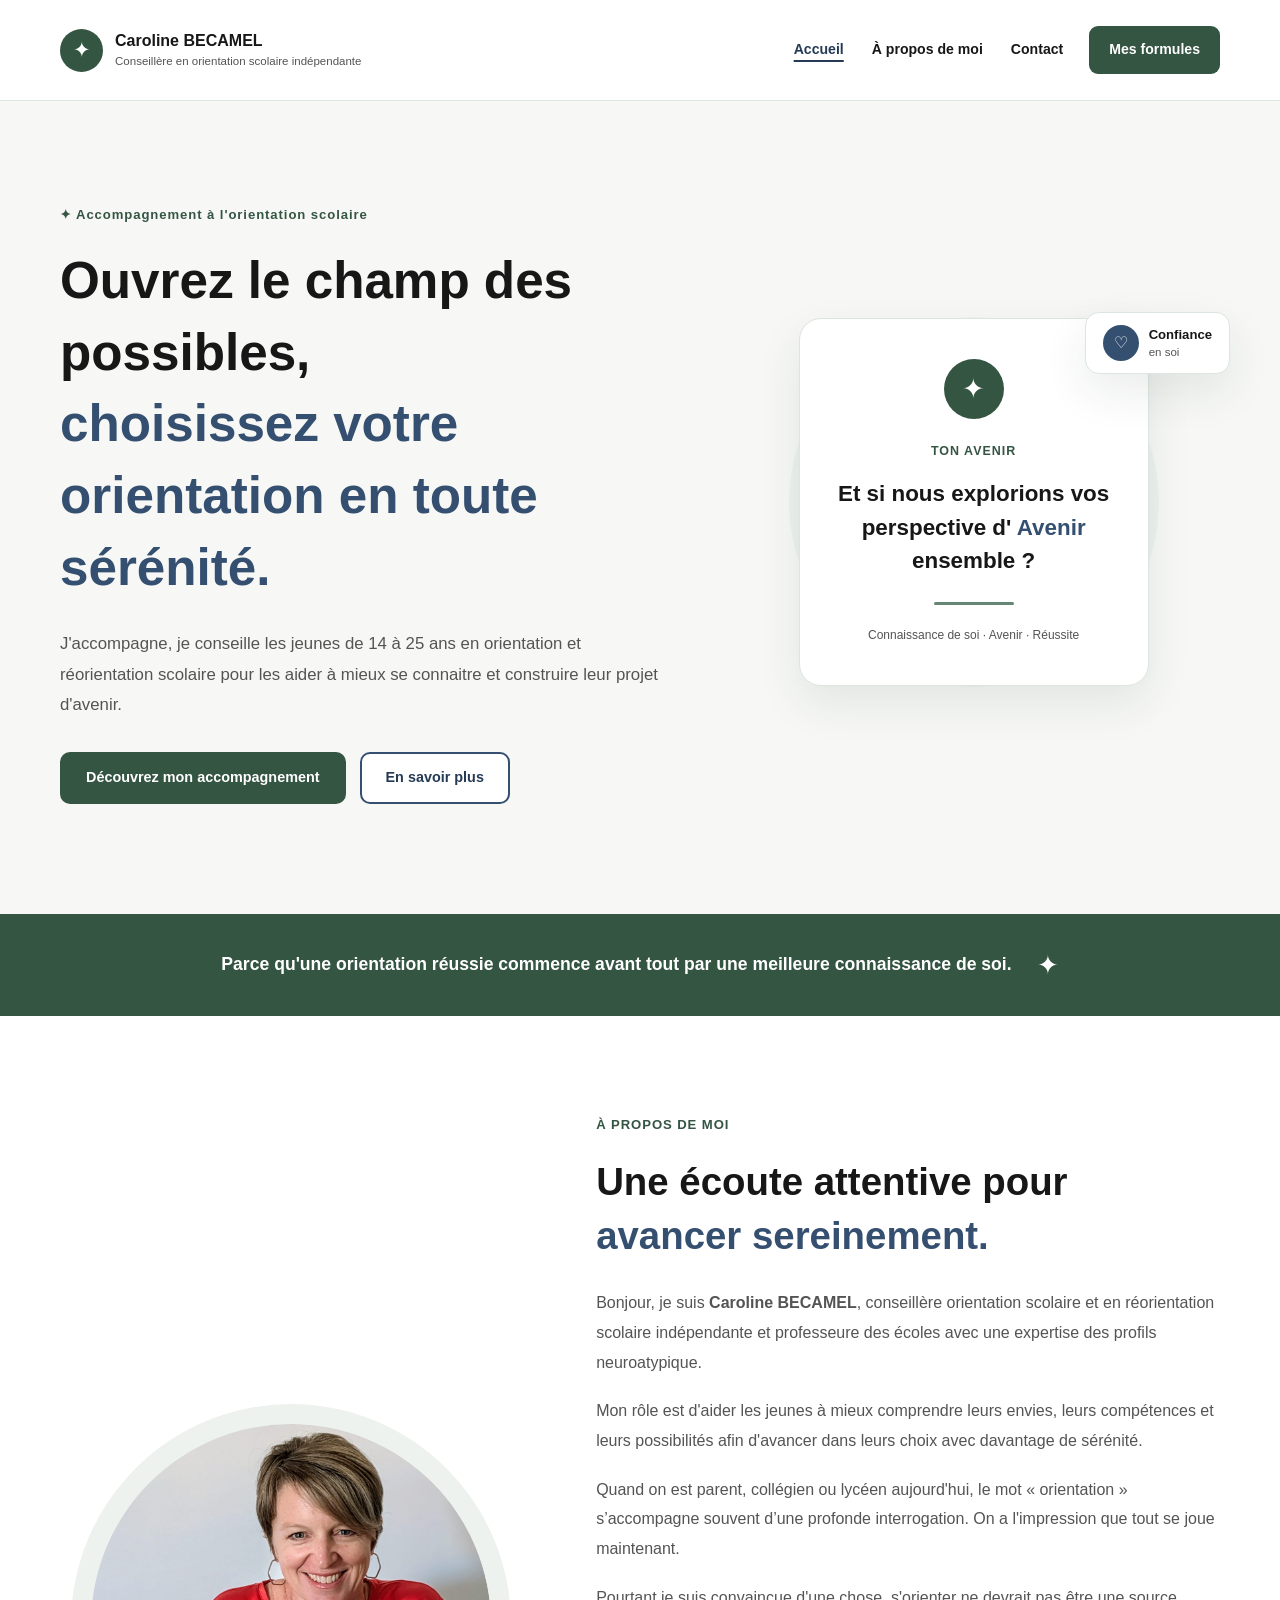
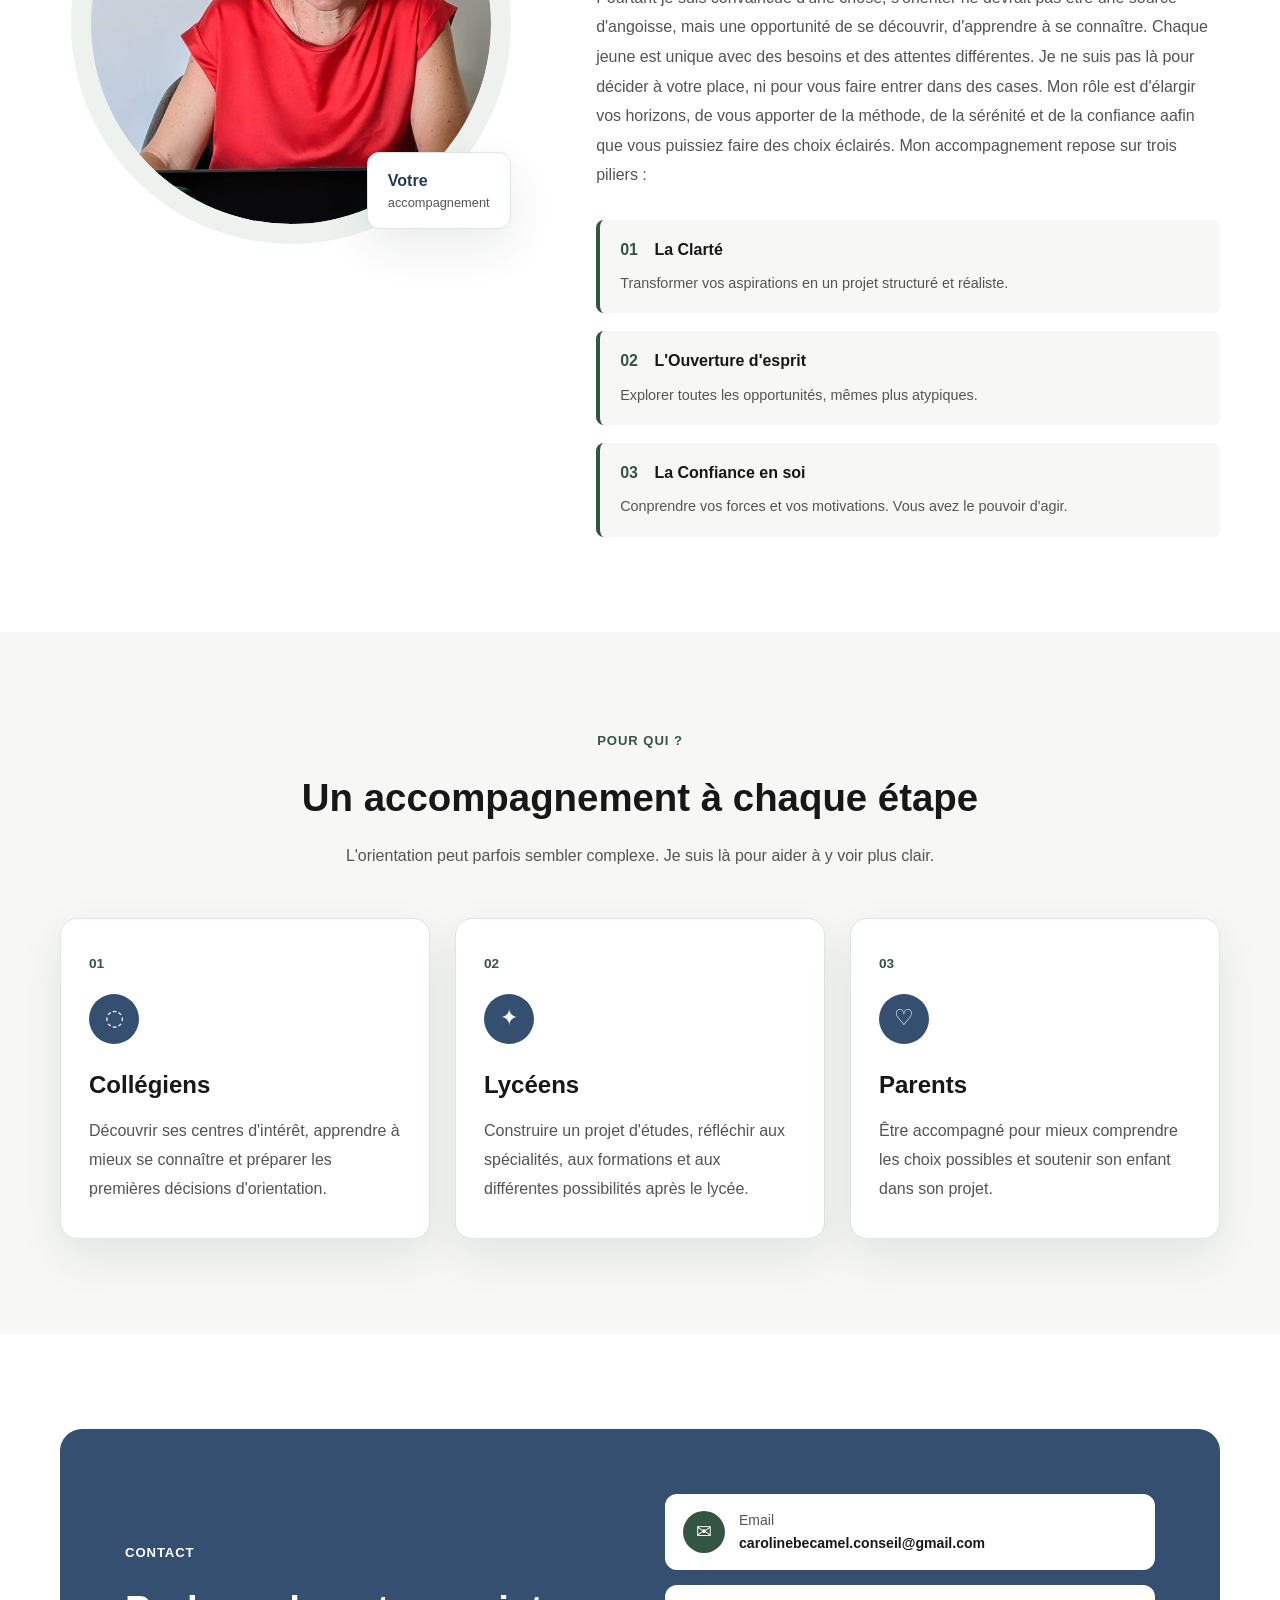
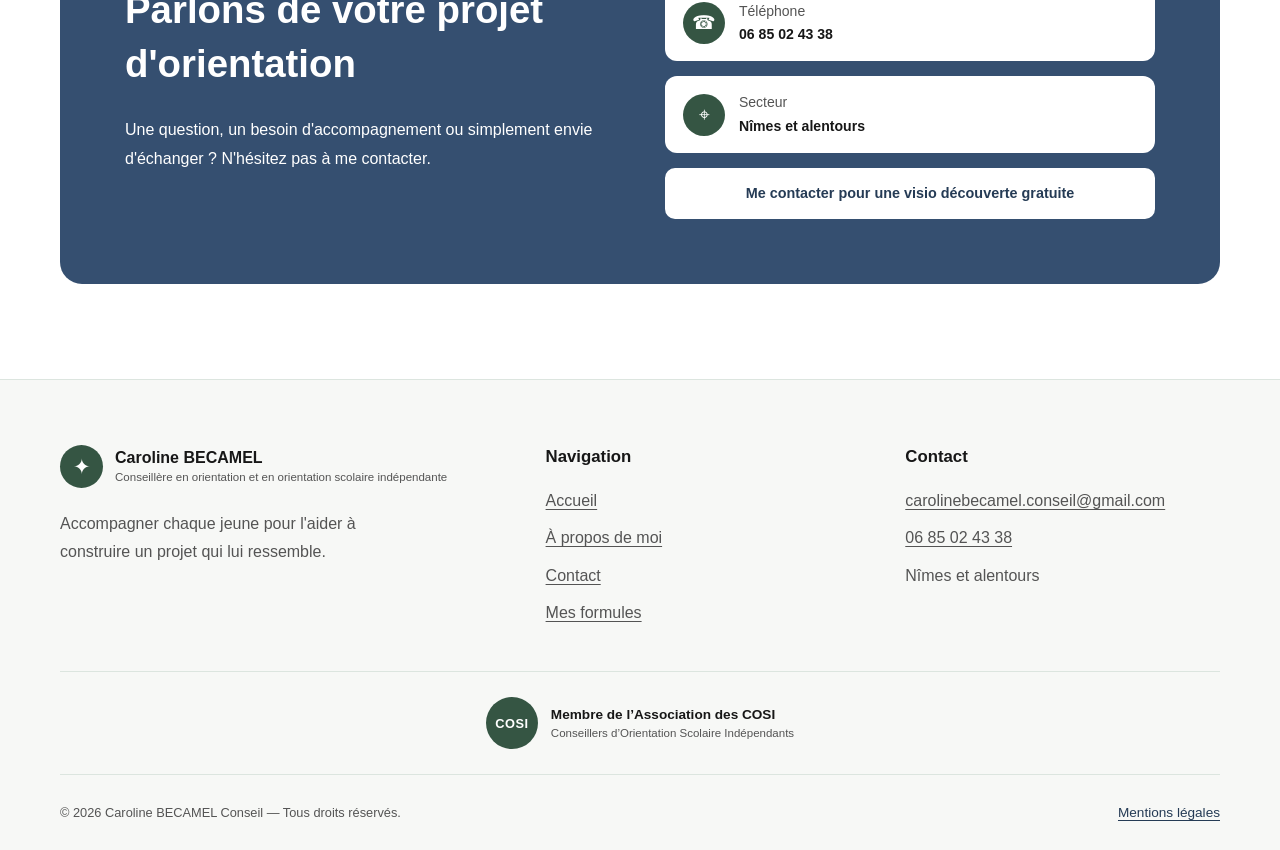
<file: index.html>
<!DOCTYPE html>
<html lang="fr">
<head>
    <meta charset="UTF-8">
    <meta name="viewport" content="width=device-width, initial-scale=1.0">

    <meta name="description" content="Accompagnement personnalisé à l'orientation scolaire pour collégiens et lycéens.">
    <meta name="author" content="Caroline BECAMEL">

    <title>Caroline BECAMEL | Conseillère en orientation scolaire</title>

    <link rel="stylesheet" href="style.css">
</head>

<body>

    <a class="skip-link" href="#contenu-principal">
        Aller au contenu principal
    </a>

    <!-- HEADER -->

    <header class="header">

        <div class="container navigation">

            <a href="index.html" class="logo">
                <span class="logo-symbol" aria-hidden="true">✦</span>

                <span>
                    <strong>Caroline BECAMEL</strong>
                    <small>Conseillère en orientation scolaire indépendante</small>
                </span>
            </a>

            <nav class="nav-menu" aria-label="Navigation principale">

                <a href="#accueil" aria-current="page">
                    Accueil
                </a>

                <a href="#apropos">
                    À propos de moi
                </a>

                <a href="#contact">
                    Contact
                </a>

                <a href="formules.html" class="nav-button">
                    Mes formules
                </a>

            </nav>

        </div>

    </header>


    <!-- CONTENU PRINCIPAL -->

    <main id="contenu-principal" tabindex="-1">

        <!-- ACCUEIL -->

        <section id="accueil" class="hero">

            <div class="container hero-grid">

                <div class="hero-text">

                    <span class="eyebrow">
                        ✦ Accompagnement à l'orientation scolaire
                    </span>

                    <h1>
                        Ouvrez le champ des possibles,
                        <span>choisissez votre orientation en toute sérénité.</span>
                    </h1>

                    <p class="hero-description">
                        J'accompagne, je conseille les jeunes de 14 à 25 ans en orientation
                        et réorientation scolaire pour les aider à mieux se connaitre et
                        construire leur projet d'avenir.
                    </p>

                    <div class="hero-buttons">

                        <a href="formules.html" class="button button-primary">
                            Découvrez mon accompagnement
                        </a>

                        <a href="#apropos" class="button button-secondary">
                            En savoir plus
                        </a>

                    </div>

                </div>


                <!-- ILLUSTRATION -->

                <div class="hero-visual">

                    <div class="visual-circle circle-one" aria-hidden="true"></div>
                    <div class="visual-circle circle-two" aria-hidden="true"></div>

                    <div class="orientation-card">

                        <div class="card-icon" aria-hidden="true">
                            ✦
                        </div>

                        <p class="card-small">
                            TON AVENIR
                        </p>

                        <h3>
                            Et si nous explorions vos perspective d'
                            <em>Avenir</em> ensemble ?
                        </h3>

                        <div class="card-line" aria-hidden="true"></div>

                        <p class="card-bottom">
                            Connaissance de soi · Avenir · Réussite
                        </p>

                    </div>

                    <div class="floating-card floating-card-top">

                        <span aria-hidden="true">♡</span>

                        <div>
                            <strong>Confiance</strong>
                            <small>en soi</small>
                        </div>

                    </div>

                </div>

            </div>

        </section>


        <!-- BANDEAU -->

        <section class="intro-band">

            <div class="container intro-band-content">

                <p>
                    Parce qu'une orientation réussie commence avant tout
                    par une meilleure connaissance de soi.
                </p>

                <span aria-hidden="true">✦</span>

            </div>

        </section>


        <!-- À PROPOS -->

        <section id="apropos" class="section about-section">

            <div class="container about-grid">

                <div class="about-image">

                    <div class="about-decoration" aria-hidden="true"></div>

                    <div class="about-placeholder">

                        <img
                            src="Image/BCC.jpg"
                            alt="Portrait de Caroline BECAMEL, conseillère en orientation scolaire indépendante"
                        >

                    </div>

                    <div class="about-badge">
                        <strong>Votre</strong>
                        <span>accompagnement</span>
                    </div>

                </div>


                <div class="about-content">

                    <span class="section-label">
                        À PROPOS DE MOI
                    </span>

                    <h2>
                        Une écoute attentive
                        pour <em>avancer sereinement.</em>
                    </h2>

                    <p>
                        Bonjour, je suis <strong>Caroline BECAMEL</strong>, conseillère
                        orientation scolaire et en réorientation scolaire indépendante et professeure
                        des écoles avec une expertise des profils neuroatypique.
                    </p>

                    <p>
                        Mon rôle est d'aider les jeunes à mieux comprendre leurs
                        envies, leurs compétences et leurs possibilités afin
                        d'avancer dans leurs choix avec davantage de sérénité.
                    </p>

                    <p>
                        Quand on est parent, collégien ou lycéen aujourd'hui,
                        le mot « orientation » s’accompagne souvent d’une profonde interrogation.
                        On a l'impression que tout se joue maintenant.
                    </p>

                    <p>
                        Pourtant je suis convaincue d'une chose, s'orienter ne devrait pas être
                        une source d'angoisse, mais une opportunité de se découvrir, d'apprendre à se connaître.
                        Chaque jeune est unique avec des besoins et des attentes différentes.
                        Je ne suis pas là pour décider à votre place, ni pour vous faire entrer dans des cases.
                        Mon rôle est d'élargir vos horizons, de vous apporter de la méthode, de la sérénité et de la confiance
                        aafin que vous puissiez faire des choix éclairés.

                        Mon accompagnement repose sur trois piliers :
                    </p>

                    <div class="about-values">

                        <div>

                            <span>01</span>

                            <strong>La Clarté</strong>

                            <p>
                                Transformer vos aspirations en un projet structuré et réaliste.
                            </p>

                        </div>

                        <div>

                            <span>02</span>

                            <strong>L'Ouverture d'esprit</strong>

                            <p>
                                Explorer toutes les opportunités, mêmes plus atypiques.
                            </p>

                        </div>

                        <div>

                            <span>03</span>

                            <strong>La Confiance en soi</strong>

                            <p>
                                Conprendre vos forces et vos motivations. Vous avez le pouvoir d'agir.
                            </p>

                        </div>

                    </div>

                </div>

            </div>

        </section>


        <!-- POUR QUI ? -->

        <section class="section audience-section">

            <div class="container">

                <div class="section-heading centered">

                    <span class="section-label">
                        POUR QUI ?
                    </span>

                    <h2>
                        Un accompagnement à chaque étape
                    </h2>

                    <p>
                        L'orientation peut parfois sembler complexe.
                        Je suis là pour aider à y voir plus clair.
                    </p>

                </div>


                <div class="audience-grid">

                    <article class="audience-card">

                        <div class="audience-number">01</div>

                        <span class="audience-icon" aria-hidden="true">◌</span>

                        <h3>Collégiens</h3>

                        <p>
                            Découvrir ses centres d'intérêt, apprendre à mieux
                            se connaître et préparer les premières décisions
                            d'orientation.
                        </p>

                    </article>


                    <article class="audience-card">

                        <div class="audience-number">02</div>

                        <span class="audience-icon" aria-hidden="true">✦</span>

                        <h3>Lycéens</h3>

                        <p>
                            Construire un projet d'études, réfléchir aux
                            spécialités, aux formations et aux différentes
                            possibilités après le lycée.
                        </p>

                    </article>


                    <article class="audience-card">

                        <div class="audience-number">03</div>

                        <span class="audience-icon" aria-hidden="true">♡</span>

                        <h3>Parents</h3>

                        <p>
                            Être accompagné pour mieux comprendre les choix
                            possibles et soutenir son enfant dans son projet.
                        </p>

                    </article>

                </div>

            </div>

        </section>


        <!-- CONTACT -->

        <section id="contact" class="section contact-section">

            <div class="container">

                <div class="contact-box">

                    <div class="contact-text">

                        <span class="section-label">
                            CONTACT
                        </span>

                        <h2>
                            Parlons de votre projet
                            <em>d'orientation</em>
                        </h2>

                        <p>
                            Une question, un besoin d'accompagnement ou
                            simplement envie d'échanger ?
                            N'hésitez pas à me contacter.
                        </p>

                    </div>


                    <div class="contact-details">

                        <a
                            href="mailto:carolinebecamel.conseil@gmail.com"
                            class="contact-item"
                        >

                            <span class="contact-icon" aria-hidden="true">✉</span>

                            <div>
                                <small>Email</small>
                                <strong>carolinebecamel.conseil@gmail.com</strong>
                            </div>

                        </a>


                        <a
                            href="tel:+33685024338"
                            class="contact-item"
                        >

                            <span class="contact-icon" aria-hidden="true">☎</span>

                            <div>
                                <small>Téléphone</small>
                                <strong>06 85 02 43 38</strong>
                            </div>

                        </a>


                        <div class="contact-item">

                            <span class="contact-icon" aria-hidden="true">⌖</span>

                            <div>
                                <small>Secteur</small>
                                <strong>Nîmes et alentours</strong>
                            </div>

                        </div>


                        <a
                            href="https://calendar.google.com/calendar/appointments/schedules/AcZssZ30In2QGvFFecJZGm1IWlLlluDCuy_6nK4p3gNEUIT5UaCzyDM_tT93EmMpV7qVhU190xleQUhc"
                            target="_blank"
                            rel="noopener noreferrer"
                            class="button button-light"
                        >
                            Me contacter pour une visio découverte gratuite
                        </a>

                    </div>

                </div>

            </div>

        </section>

    </main>


    <!-- FOOTER -->

    <footer class="footer">

        <div class="container footer-grid">

            <div class="footer-brand">

                <a href="index.html" class="logo footer-logo">

                    <span class="logo-symbol" aria-hidden="true">✦</span>

                    <span>
                        <strong>Caroline BECAMEL</strong>
                        <small>Conseillère en orientation et en orientation scolaire indépendante</small>
                    </span>

                </a>

                <p>
                    Accompagner chaque jeune pour l'aider à construire
                    un projet qui lui ressemble.
                </p>

            </div>


            <div class="footer-column">

                <h4>Navigation</h4>

                <a href="#accueil">Accueil</a>
                <a href="#apropos">À propos de moi</a>
                <a href="#contact">Contact</a>
                <a href="formules.html">Mes formules</a>

            </div>


            <div class="footer-column">

                <h4>Contact</h4>

                <a href="mailto:carolinebecamel.conseil@gmail.com">
                    carolinebecamel.conseil@gmail.com
                </a>

                <a href="tel:+33685024338">
                    06 85 02 43 38
                </a>

                <span>
                    Nîmes et alentours
                </span>

            </div>

        </div>


        <!-- ASSOCIATION COSI -->

        <div class="container footer-cosi">

            <a
                class="footer-cosi-link"
                href="https://www.assocosi-orientation.com/"
                target="_blank"
                rel="noopener noreferrer"
            >

                <span class="footer-cosi-mark" aria-hidden="true">
                    COSI
                </span>

                <span class="footer-cosi-text">

                    <strong>
                        Membre de l’Association des COSI
                    </strong>

                    <small>
                        Conseillers d’Orientation Scolaire Indépendants
                    </small>

                </span>

            </a>

        </div>


        <div class="footer-bottom container">

            <span>
                © 2026 Caroline BECAMEL Conseil — Tous droits réservés.
            </span>

            <div>
                <a href="mentions.html">
                    Mentions légales
                </a>
            </div>

        </div>

    </footer>

</body>
</html>
</file>
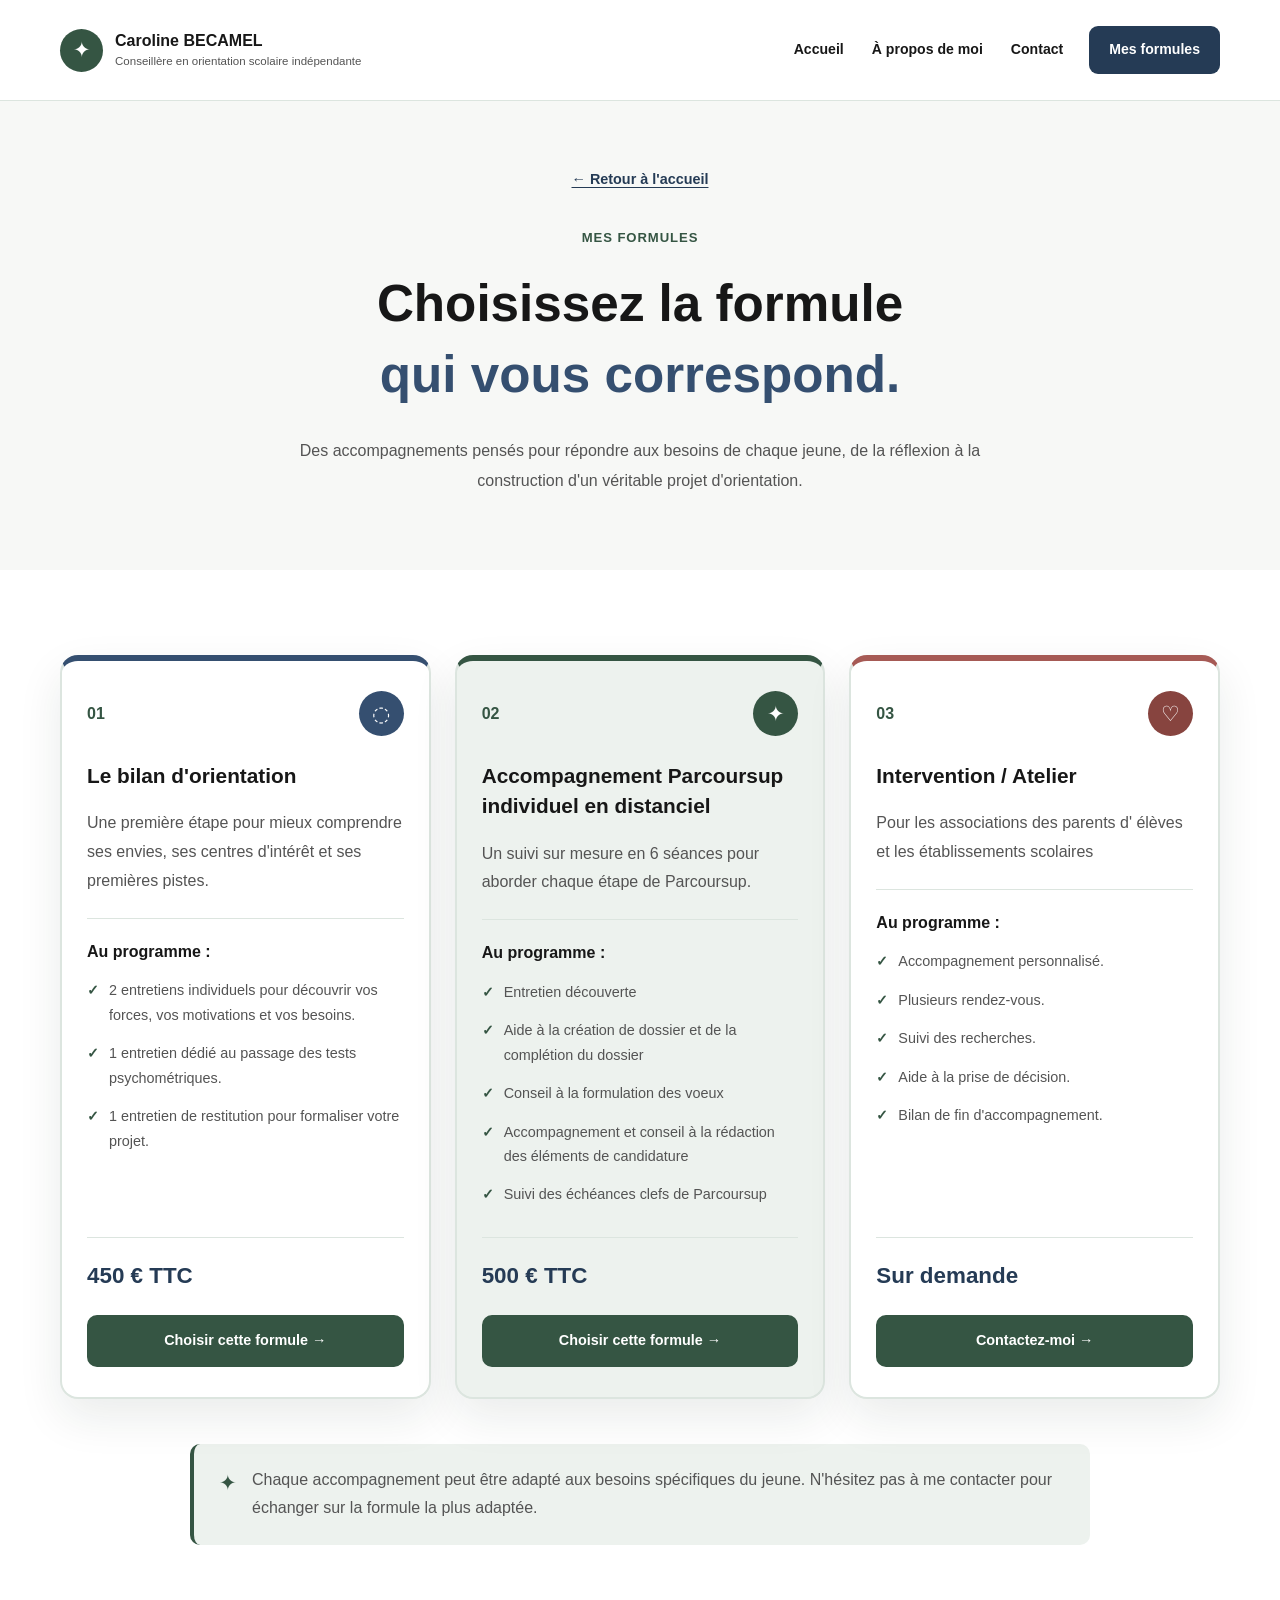
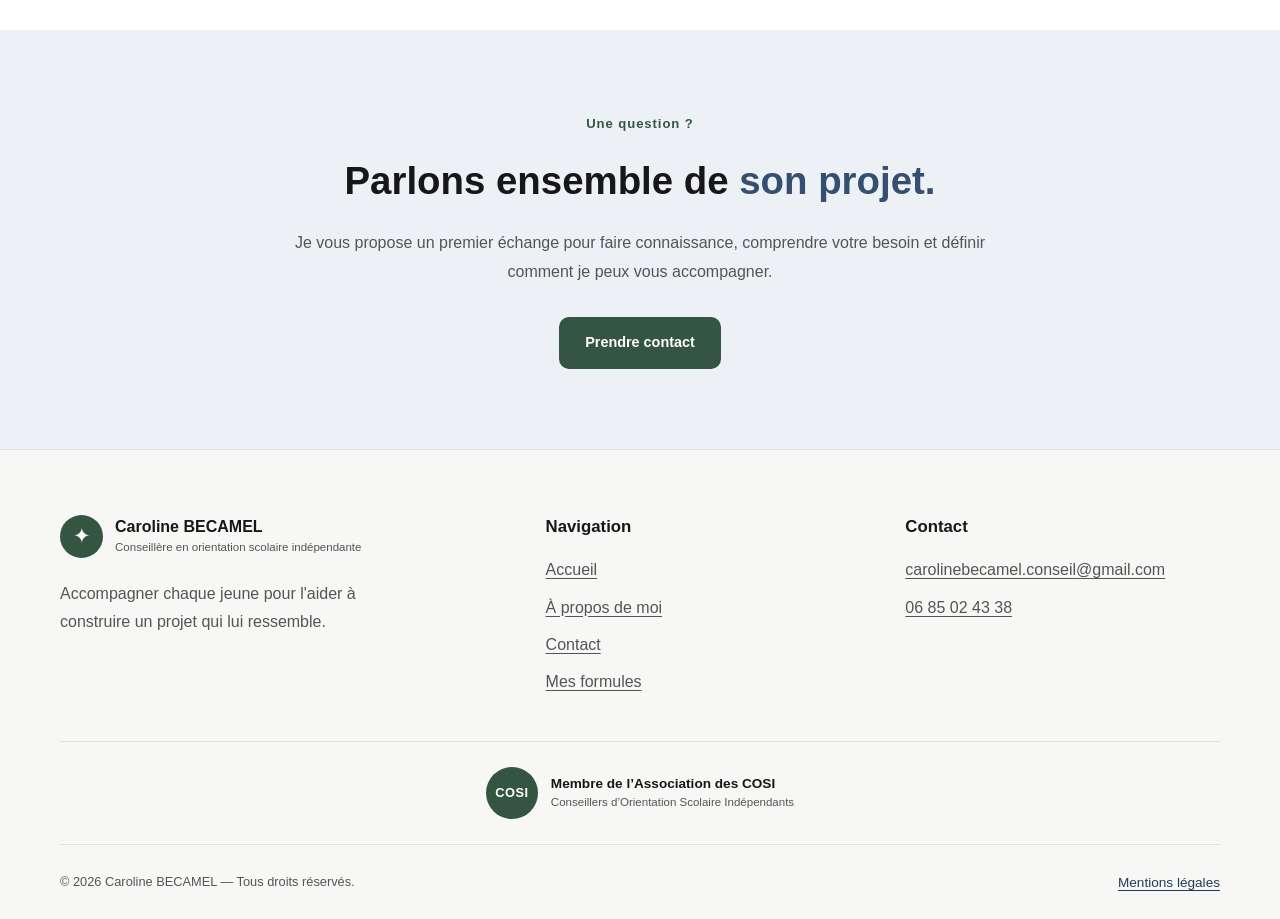
<file: formules.html>
<!DOCTYPE html>
<html lang="fr">

<head>
    <meta charset="UTF-8">
    <meta name="viewport" content="width=device-width, initial-scale=1.0">

    <meta name="description" content="Découvrez les formules d'accompagnement en orientation scolaire proposées par Caroline BECAMEL.">

    <title>Mes formules | Caroline BECAMEL</title>

    <link rel="stylesheet" href="style.css">
</head>

<body>

    <!-- LIEN D'ACCESSIBILITÉ -->

    <a class="skip-link" href="#contenu-principal">
        Aller au contenu principal
    </a>


    <!-- HEADER -->

    <header class="header">

        <div class="container navigation">

            <a href="index.html" class="logo">

                <span class="logo-symbol" aria-hidden="true">✦</span>

                <span>
                    <strong>Caroline BECAMEL</strong>
                    <small>Conseillère en orientation scolaire indépendante</small>
                </span>

            </a>


            <nav class="nav-menu" aria-label="Navigation principale">

                <a href="index.html">
                    Accueil
                </a>

                <a href="index.html#apropos">
                    À propos de moi
                </a>

                <a href="index.html#contact">
                    Contact
                </a>

                <a
                    href="formules.html"
                    class="nav-button active"
                    aria-current="page"
                >
                    Mes formules
                </a>

            </nav>

        </div>

    </header>


    <!-- CONTENU PRINCIPAL -->

    <main id="contenu-principal" tabindex="-1">

        <!-- EN-TÊTE -->

        <section class="formules-hero">

            <div class="container">

                <a href="index.html" class="back-link">
                    ← Retour à l'accueil
                </a>

                <span class="section-label">
                    MES FORMULES
                </span>

                <h1>
                    Choisissez la formule
                    <span>qui vous correspond.</span>
                </h1>

                <p>
                    Des accompagnements pensés pour répondre aux besoins
                    de chaque jeune, de la réflexion à la construction
                    d'un véritable projet d'orientation.
                </p>

            </div>

        </section>


        <!-- FORMULES -->

        <section class="formules-section" aria-label="Les formules d'accompagnement">

            <div class="container">

                <div class="formules-grid">


                    <!-- =====================================
                         FORMULE 0 : ATELIER COLLECTIF
                         MASQUÉ AU LANCEMENT
                         ===================================== -->

                    <article
                        class="formula-card formula-yellow atelier-cache"
                        hidden
                    >

                        <div class="formula-top">

                            <span class="formula-number" aria-hidden="true">
                                01
                            </span>

                            <span class="formula-icon" aria-hidden="true">
                                ✦
                            </span>

                        </div>

                        <h2>
                            Atelier collectif : Mieux se connaître pour bien s'orienter
                        </h2>

                        <p class="formula-intro">
                            Un temps d'échange interactif en petit groupe pour faire émerger
                            vos forces et enrichir votre réflexion grâce au collectif.
                        </p>

                        <div class="formula-divider" aria-hidden="true"></div>

                        <h3>Au programme :</h3>

                        <ul class="formula-list">

                            <li>
                                <span aria-hidden="true">✓</span>
                                Format : en ligne (visio).
                            </li>

                            <li>
                                <span aria-hidden="true">✓</span>
                                Durée : 1h30.
                            </li>

                            <li>
                                <span aria-hidden="true">✓</span>
                                Groupe restreint : 2 à 5 participants maximum,
                                pour garantir un cadre bienveillant et de vrais échanges.
                            </li>

                        </ul>

                        <div class="formula-price">
                            <strong>15 € TTC</strong>
                        </div>

                        <a href="index.html#contact" class="formula-button">
                            Choisir cet atelier →
                        </a>

                    </article>


                    <!-- =====================================
                         FORMULE 1
                         ===================================== -->

                    <article class="formula-card formula-blue">

                        <div class="formula-top">

                            <span class="formula-number" aria-hidden="true">
                                01
                            </span>

                            <span class="formula-icon" aria-hidden="true">
                                ◌
                            </span>

                        </div>

                        <h2>Le bilan d'orientation</h2>

                        <p class="formula-intro">
                            Une première étape pour mieux comprendre
                            ses envies, ses centres d'intérêt et ses
                            premières pistes.
                        </p>

                        <div class="formula-divider" aria-hidden="true"></div>

                        <h3>Au programme :</h3>

                        <ul class="formula-list">

                            <li>
                                <span aria-hidden="true">✓</span>
                                2 entretiens individuels pour découvrir
                                vos forces, vos motivations et vos besoins.
                            </li>

                            <li>
                                <span aria-hidden="true">✓</span>
                                1 entretien dédié au passage des tests
                                psychométriques.
                            </li>

                            <li>
                                <span aria-hidden="true">✓</span>
                                1 entretien de restitution pour formaliser
                                votre projet.
                            </li>

                        </ul>

                        <div class="formula-price">
                            <strong>450 € TTC</strong>
                        </div>

                        <a href="index.html#contact" class="formula-button">
                            Choisir cette formule →
                        </a>

                    </article>


                    <!-- =====================================
                         FORMULE 2
                         ===================================== -->

                    <article class="formula-card formula-green popular">

                        <div class="formula-top">

                            <span class="formula-number" aria-hidden="true">
                                02
                            </span>

                            <span class="formula-icon" aria-hidden="true">
                                ✦
                            </span>

                        </div>

                        <h2>
                            Accompagnement Parcoursup individuel en distanciel
                        </h2>

                        <p class="formula-intro">
                            Un suivi sur mesure en 6 séances pour aborder chaque
                            étape de Parcoursup.
                        </p>

                        <div class="formula-divider" aria-hidden="true"></div>

                        <h3>Au programme :</h3>

                        <ul class="formula-list">

                            <li>
                                <span aria-hidden="true">✓</span>
                                Entretien découverte
                            </li>

                            <li>
                                <span aria-hidden="true">✓</span>
                                Aide à la création de dossier et de la complétion du dossier
                            </li>

                            <li>
                                <span aria-hidden="true">✓</span>
                                Conseil à la formulation des voeux
                            </li>

                            <li>
                                <span aria-hidden="true">✓</span>
                                Accompagnement et conseil à la rédaction des éléments de candidature
                            </li>

                            <li>
                                <span aria-hidden="true">✓</span>
                                Suivi des échéances clefs de Parcoursup
                            </li>

                        </ul>

                        <div class="formula-price">
                            <strong>500 € TTC</strong>
                        </div>

                        <a href="index.html#contact" class="formula-button">
                            Choisir cette formule →
                        </a>

                    </article>


                    <!-- =====================================
                         FORMULE 3
                         ===================================== -->

                    <article class="formula-card formula-red">

                        <div class="formula-top">

                            <span class="formula-number" aria-hidden="true">
                                03
                            </span>

                            <span class="formula-icon" aria-hidden="true">
                                ♡
                            </span>

                        </div>

                        <h2>Intervention / Atelier</h2>

                        <p class="formula-intro">
                            Pour les associations des parents d' élèves et les établissements scolaires
                        </p>

                        <div class="formula-divider" aria-hidden="true"></div>

                        <h3>Au programme :</h3>

                        <ul class="formula-list">

                            <li>
                                <span aria-hidden="true">✓</span>
                                Accompagnement personnalisé.
                            </li>

                            <li>
                                <span aria-hidden="true">✓</span>
                                Plusieurs rendez-vous.
                            </li>

                            <li>
                                <span aria-hidden="true">✓</span>
                                Suivi des recherches.
                            </li>

                            <li>
                                <span aria-hidden="true">✓</span>
                                Aide à la prise de décision.
                            </li>

                            <li>
                                <span aria-hidden="true">✓</span>
                                Bilan de fin d'accompagnement.
                            </li>

                        </ul>

                        <div class="formula-price">
                            <strong>Sur demande</strong>
                        </div>

                        <a href="index.html#contact" class="formula-button">
                            Contactez-moi →
                        </a>

                    </article>

                </div>


                <!-- NOTE D'INFORMATION -->

                <div class="formula-note">

                    <span aria-hidden="true">✦</span>

                    <p>
                        Chaque accompagnement peut être adapté aux besoins
                        spécifiques du jeune. N'hésitez pas à me contacter
                        pour échanger sur la formule la plus adaptée.
                    </p>

                </div>

            </div>

        </section>


        <!-- CONTACT FINAL -->

        <section class="formula-cta">

            <div class="container">

                <span class="section-label">
                    Une question ?
                </span>

                <h2>
                    Parlons ensemble de
                    <em>son projet.</em>
                </h2>

                <p>
                    Je vous propose un premier échange pour faire connaissance,
                    comprendre votre besoin et définir comment je peux vous accompagner.
                </p>

                <a href="index.html#contact" class="button button-primary">
                    Prendre contact
                </a>

            </div>

        </section>

    </main>


    <!-- FOOTER -->

    <footer class="footer">

        <div class="container footer-grid">

            <div class="footer-brand">

                <a href="index.html" class="logo footer-logo">

                    <span class="logo-symbol" aria-hidden="true">✦</span>

                    <span>
                        <strong>Caroline BECAMEL</strong>
                        <small>Conseillère en orientation scolaire indépendante</small>
                    </span>

                </a>

                <p>
                    Accompagner chaque jeune pour l'aider à construire
                    un projet qui lui ressemble.
                </p>

            </div>


            <div class="footer-column">

                <h4>Navigation</h4>

                <a href="index.html">
                    Accueil
                </a>

                <a href="index.html#apropos">
                    À propos de moi
                </a>

                <a href="index.html#contact">
                    Contact
                </a>

                <a href="formules.html">
                    Mes formules
                </a>

            </div>


            <div class="footer-column">

                <h4>Contact</h4>

                <a href="mailto:carolinebecamel.conseil@gmail.com">
                    carolinebecamel.conseil@gmail.com
                </a>

                <a href="tel:+33685024338">
                    06 85 02 43 38
                </a>

            </div>

        </div>


        <!-- ASSOCIATION COSI -->

        <div class="container footer-cosi">

            <a
                class="footer-cosi-link"
                href="https://www.assocosi-orientation.com/"
                target="_blank"
                rel="noopener noreferrer"
            >

                <span class="footer-cosi-mark" aria-hidden="true">
                    COSI
                </span>

                <span class="footer-cosi-text">

                    <strong>
                        Membre de l’Association des COSI
                    </strong>

                    <small>
                        Conseillers d’Orientation Scolaire Indépendants
                    </small>

                </span>

            </a>

        </div>


        <div class="footer-bottom container">

            <span>
                © 2026 Caroline BECAMEL — Tous droits réservés.
            </span>

            <div>
                <a href="mentions.html">
                    Mentions légales
                </a>
            </div>

        </div>

    </footer>

</body>
</html>
</file>
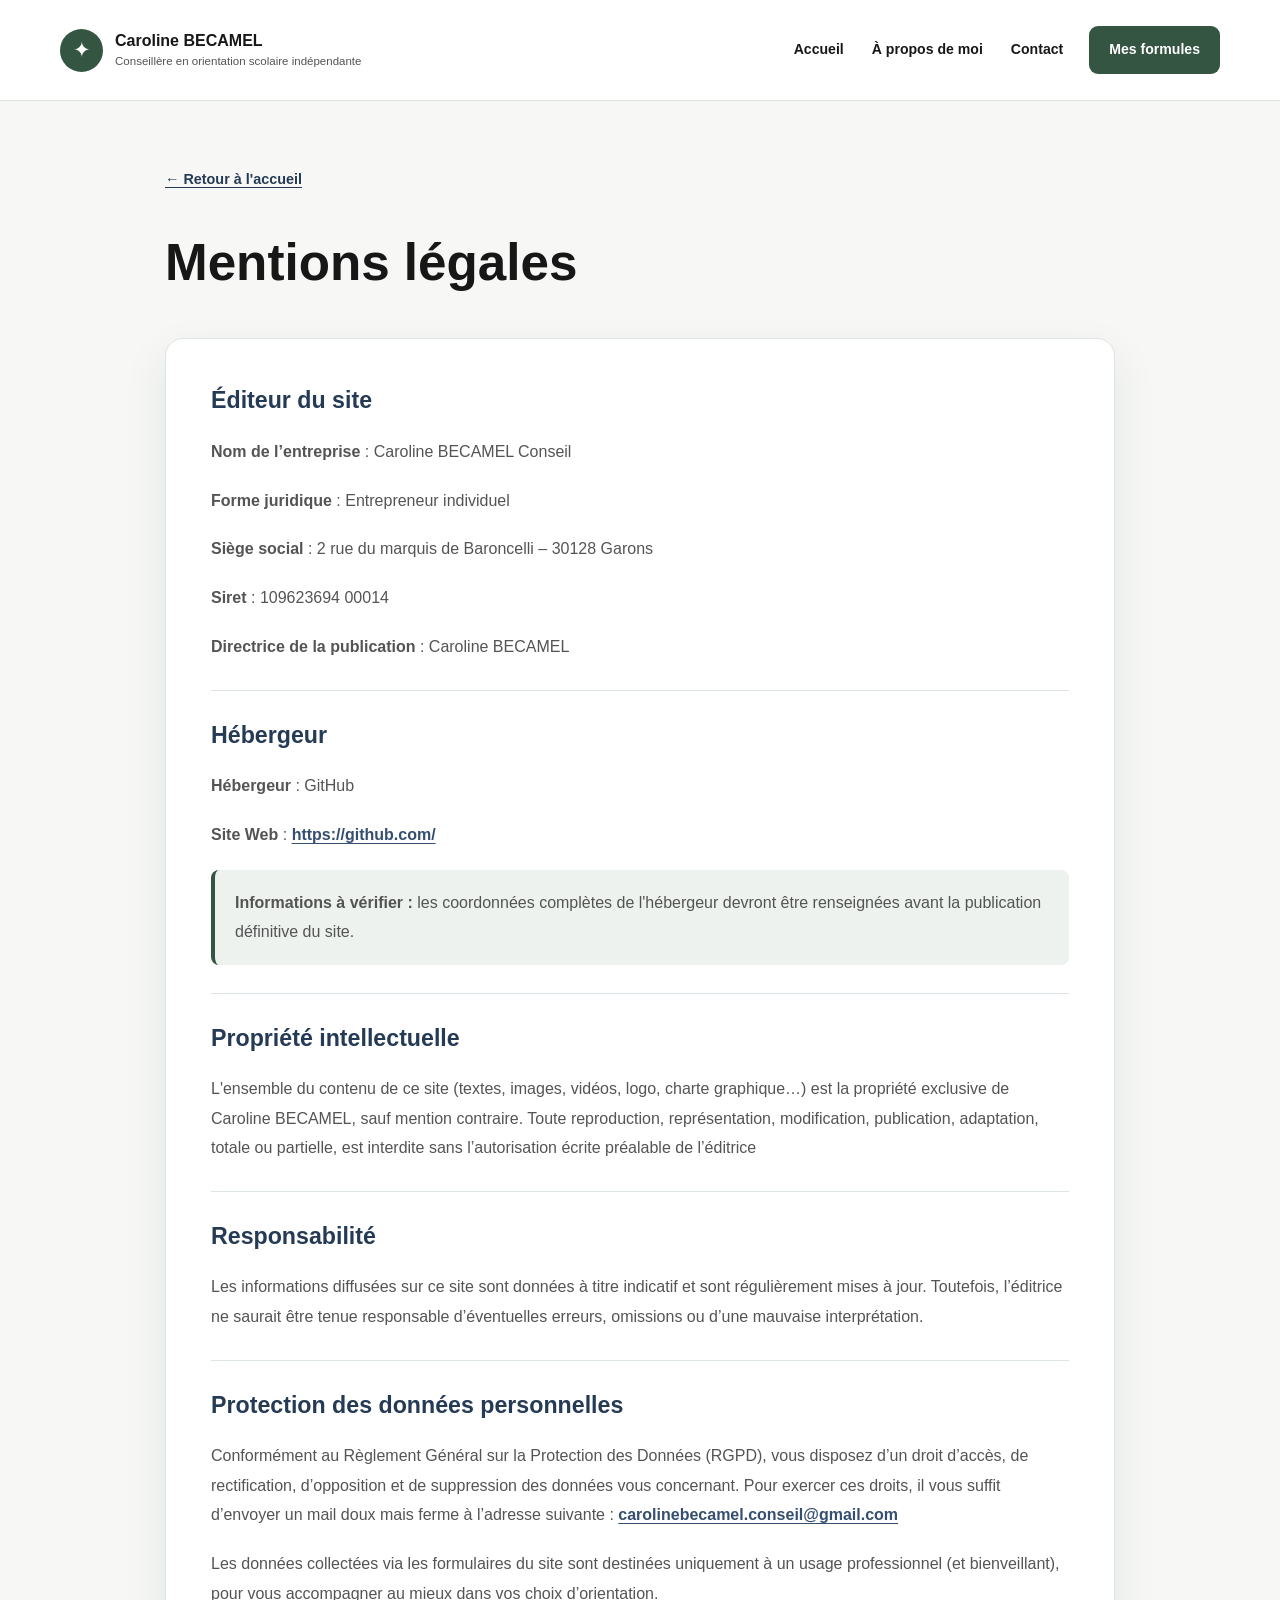
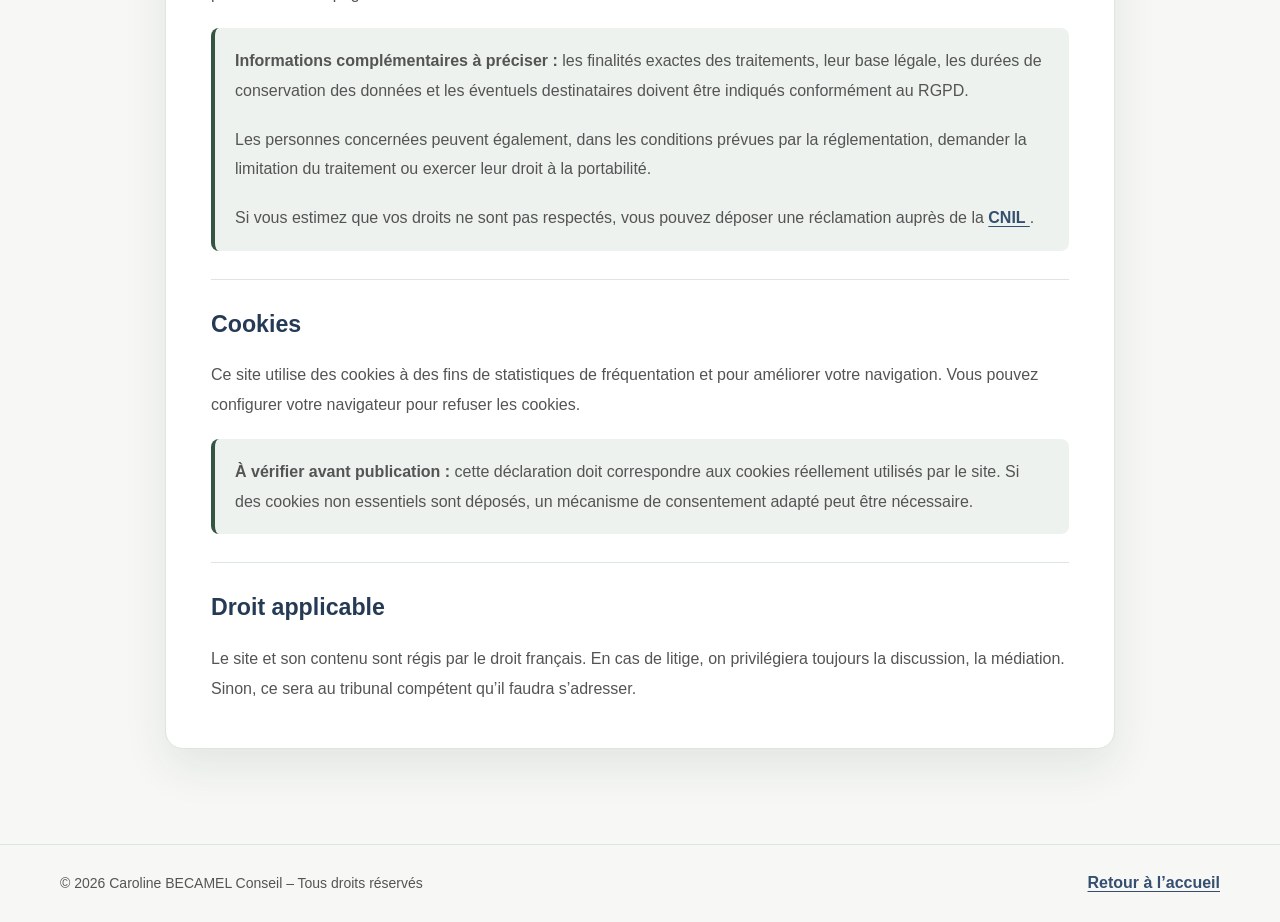
<file: mentions.html>
<!DOCTYPE html>
<html lang="fr">

<head>
    <meta charset="UTF-8">
    <meta name="viewport" content="width=device-width, initial-scale=1.0">

    <meta
        name="description"
        content="Mentions légales du site Caroline BECAMEL Conseil, conseillère en orientation scolaire indépendante."
    >

    <title>Mentions légales | Caroline BECAMEL</title>

    <link rel="stylesheet" href="style.css">
</head>

<body>

    <!-- LIEN D'ACCESSIBILITÉ -->

    <a class="skip-link" href="#contenu-principal">
        Aller au contenu principal
    </a>


    <!-- HEADER -->

    <header class="header">

        <div class="container navigation">

            <a href="index.html" class="logo">

                <span class="logo-symbol" aria-hidden="true">✦</span>

                <span>
                    <strong>Caroline BECAMEL</strong>
                    <small>Conseillère en orientation scolaire indépendante</small>
                </span>

            </a>


            <nav class="nav-menu" aria-label="Navigation principale">

                <a href="index.html">
                    Accueil
                </a>

                <a href="index.html#apropos">
                    À propos de moi
                </a>

                <a href="index.html#contact">
                    Contact
                </a>

                <a href="formules.html" class="nav-button">
                    Mes formules
                </a>

            </nav>

        </div>

    </header>


    <!-- CONTENU PRINCIPAL -->

    <main
        id="contenu-principal"
        class="legal-page"
        tabindex="-1"
    >

        <div class="container legal-container">

            <!-- TITRE -->

            <div class="legal-heading">

                <a href="index.html" class="back-link">
                    ← Retour à l'accueil
                </a>

                <h1>Mentions légales</h1>

            </div>


            <!-- CONTENU DES MENTIONS LÉGALES -->

            <div class="legal-content">


                <!-- ÉDITEUR -->

                <section class="legal-section">

                    <h2>Éditeur du site</h2>

                    <p>
                        <strong>Nom de l’entreprise</strong> :
                        Caroline BECAMEL Conseil
                    </p>

                    <p>
                        <strong>Forme juridique</strong> :
                        Entrepreneur individuel
                    </p>

                    <p>
                        <strong>Siège social</strong> :
                        2 rue du marquis de Baroncelli – 30128 Garons
                    </p>

                    <p>
                        <strong>Siret</strong> :
                        109623694 00014
                    </p>

                    <p>
                        <strong>Directrice de la publication</strong> :
                        Caroline BECAMEL
                    </p>

                </section>


                <!-- HÉBERGEMENT -->

                <section class="legal-section">

                    <h2>Hébergeur</h2>

                    <p>
                        <strong>Hébergeur</strong> : GitHub
                    </p>

                    <p>
                        <strong>Site Web</strong> :
                        <a
                            href="https://github.com/"
                            target="_blank"
                            rel="noopener noreferrer"
                        >
                            https://github.com/
                        </a>
                    </p>

                    <p class="legal-to-complete">
                        <strong>Informations à vérifier :</strong>
                        les coordonnées complètes de l'hébergeur
                        devront être renseignées avant la publication
                        définitive du site.
                    </p>

                </section>


                <!-- PROPRIÉTÉ INTELLECTUELLE -->

                <section class="legal-section">

                    <h2>Propriété intellectuelle</h2>

                    <p>
                        L'ensemble du contenu de ce site (textes, images,
                        vidéos, logo, charte graphique…) est la propriété
                        exclusive de Caroline BECAMEL, sauf mention contraire.
                        Toute reproduction, représentation, modification,
                        publication, adaptation, totale ou partielle,
                        est interdite sans l’autorisation écrite préalable
                        de l’éditrice
                    </p>

                </section>


                <!-- RESPONSABILITÉ -->

                <section class="legal-section">

                    <h2>Responsabilité</h2>

                    <p>
                        Les informations diffusées sur ce site sont données
                        à titre indicatif et sont régulièrement mises à jour.
                        Toutefois, l’éditrice ne saurait être tenue responsable
                        d’éventuelles erreurs, omissions ou d’une mauvaise
                        interprétation.
                    </p>

                </section>


                <!-- DONNÉES PERSONNELLES -->

                <section class="legal-section">

                    <h2>Protection des données personnelles</h2>

                    <p>
                        Conformément au Règlement Général sur la Protection
                        des Données (RGPD), vous disposez d’un droit d’accès,
                        de rectification, d’opposition et de suppression
                        des données vous concernant.
                        Pour exercer ces droits, il vous suffit d’envoyer
                        un mail doux mais ferme à l’adresse suivante :
                        <a href="mailto:carolinebecamel.conseil@gmail.com">
                            carolinebecamel.conseil@gmail.com
                        </a>
                    </p>

                    <p>
                        Les données collectées via les formulaires du site
                        sont destinées uniquement à un usage professionnel
                        (et bienveillant), pour vous accompagner au mieux
                        dans vos choix d’orientation.
                    </p>

                    <div class="legal-additional">

                        <p>
                            <strong>Informations complémentaires à préciser :</strong>
                            les finalités exactes des traitements,
                            leur base légale, les durées de conservation
                            des données et les éventuels destinataires
                            doivent être indiqués conformément au RGPD.
                        </p>

                        <p>
                            Les personnes concernées peuvent également,
                            dans les conditions prévues par la réglementation,
                            demander la limitation du traitement
                            ou exercer leur droit à la portabilité.
                        </p>

                        <p>
                            Si vous estimez que vos droits ne sont pas
                            respectés, vous pouvez déposer une réclamation
                            auprès de la
                            <a
                                href="https://www.cnil.fr/"
                                target="_blank"
                                rel="noopener noreferrer"
                            >
                                CNIL
                            </a>.
                        </p>

                    </div>

                </section>


                <!-- COOKIES -->

                <section class="legal-section">

                    <h2>Cookies</h2>

                    <p>
                        Ce site utilise des cookies à des fins de statistiques
                        de fréquentation et pour améliorer votre navigation.
                        Vous pouvez configurer votre navigateur pour refuser
                        les cookies.
                    </p>

                    <p class="legal-to-complete">
                        <strong>À vérifier avant publication :</strong>
                        cette déclaration doit correspondre aux cookies
                        réellement utilisés par le site. Si des cookies
                        non essentiels sont déposés, un mécanisme
                        de consentement adapté peut être nécessaire.
                    </p>

                </section>


                <!-- DROIT APPLICABLE -->

                <section class="legal-section">

                    <h2>Droit applicable</h2>

                    <p>
                        Le site et son contenu sont régis par le droit français.
                        En cas de litige, on privilégiera toujours la discussion,
                        la médiation. Sinon, ce sera au tribunal compétent
                        qu’il faudra s’adresser.
                    </p>

                </section>

            </div>

        </div>

    </main>


    <!-- FOOTER -->

    <footer class="footer legal-footer">

        <div class="container legal-footer-content">

            <small>
                © 2026 Caroline BECAMEL Conseil – Tous droits réservés
            </small>

            <a href="index.html">
                Retour à l’accueil
            </a>

        </div>

    </footer>

</body>
</html>
</file>
<file: style.css>
/* ============================================================
   SITE INTERNET : CAROLINE BECAMEL
   CONSEILLÈRE EN ORIENTATION SCOLAIRE

   FICHIER : style.css

   VERSION :
   - Photo ronde
   - Cadrage corrigé vers le haut
   - Couleurs douces et contrastées
   - Police Verdana
   - Adaptation ordinateur / tablette / téléphone

   ============================================================

   GUIDE DES COULEURS
   ------------------

   BLEU ARDOISE
   #354F70
   Titres, accents et fonds.

   BLEU FONCÉ
   #253B55
   Liens et boutons au survol.

   BLEU TRÈS CLAIR
   #EDF1F5
   Fonds de certaines sections.

   VERT EUCALYPTUS
   #668775
   Éléments décoratifs.

   VERT FONCÉ
   #355543
   Boutons et symboles.

   VERT TRÈS CLAIR
   #EDF2EE
   Cercle autour de la photo.

   GRIS DU TEXTE
   #545454
   Paragraphes et descriptions.

   NOIR DES TITRES
   #171717
   Titres et textes importants.

   BLANC
   #FFFFFF
   Cartes et textes sur fond foncé.

   BLANC CASSÉ
   #F7F8F6
   Fonds de sections.

   BORDURES
   #DCE5DF
   Séparations et contours.

   FOCUS CLAVIER
   #A64B00
   Contour des éléments sélectionnés.


   ============================================================

   GUIDE DE L'ÉCRITURE
   -------------------

   POLICE :
   Verdana, Geneva, sans-serif

   TEXTE COURANT :
   16px

   INTERLIGNE :
   1.65 minimum.

   PARAGRAPHES :
   1.75 à 1.85.

   TITRES :
   En gras.

   ALIGNEMENT :
   À gauche, jamais justifié.


   ============================================================

   PHOTO DE CAROLINE
   -----------------

   Forme : cercle parfait.

   Taille maximale : 440px.

   Cercle extérieur : vert eucalyptus clair.

   Zoom supplémentaire : aucun.

   Position de l'image :
   centrée horizontalement,
   alignée sur le haut de la photo.

   IMPORTANT :
   object-position: center top;

   Ce réglage évite de centrer automatiquement
   la découpe sur le milieu de la photo.

   ============================================================

   AFFICHAGE DES FORMULES
   ----------------------

   Ordinateur : 3 colonnes.

   Tablette : 2 colonnes.

   Téléphone : 1 colonne.

   Atelier collectif :
   masqué avec l'attribut HTML hidden.

   ============================================================ */


/* ============================================================
   1. VARIABLES
   ============================================================ */

:root {
    --sage: #668775;
    --sage-pale: #EDF2EE;
    --sage-dark: #355543;

    --blue: #354F70;
    --blue-dark: #253B55;
    --blue-pale: #EDF1F5;

    --text: #545454;
    --ink: #171717;

    --white: #FFFFFF;
    --cream: #F7F8F6;
    --line: #DCE5DF;

    --shadow: 0 18px 45px rgba(25, 40, 35, 0.09);
    --focus: #A64B00;
}


/* ============================================================
   2. RÉGLAGES GÉNÉRAUX
   ============================================================ */

*,
*::before,
*::after {
    box-sizing: border-box;
}

html {
    scroll-behavior: smooth;
    scroll-padding-top: 110px;
}

body {
    margin: 0;

    font-family: Verdana, Geneva, sans-serif;
    font-size: 16px;
    font-weight: 400;
    line-height: 1.65;

    color: var(--text);
    background: var(--white);

    text-align: left;
    overflow-wrap: break-word;
}

img {
    display: block;
    max-width: 100%;
    height: auto;
}

a {
    color: var(--blue);
    text-underline-offset: 3px;
}

a:hover {
    color: var(--blue-dark);
}

button,
input,
textarea,
select {
    font: inherit;
}

button {
    cursor: pointer;
}

[hidden] {
    display: none !important;
}


/* ============================================================
   3. ACCESSIBILITÉ
   ============================================================ */

:focus-visible {
    outline: 3px solid var(--focus);
    outline-offset: 4px;
}

.skip-link {
    position: fixed;
    top: 12px;
    left: 12px;
    z-index: 9999;

    padding: 12px 18px;

    color: var(--white);
    background: var(--blue-dark);

    font-weight: 700;
    text-decoration: none;

    border: 2px solid var(--white);
    border-radius: 8px;

    transform: translateY(-160%);
}

.skip-link:focus {
    transform: translateY(0);
    color: var(--white);
}

main:focus {
    outline: none;
}


/* ============================================================
   4. TYPOGRAPHIE
   ============================================================ */

h1,
h2,
h3,
h4,
h5,
h6 {
    margin-top: 0;

    font-family: Verdana, Geneva, sans-serif;
    font-weight: 700;
    line-height: 1.4;

    color: var(--ink);
    overflow-wrap: break-word;
}

h1 {
    font-size: clamp(2rem, 4vw, 3.7rem);
}

h2 {
    font-size: clamp(1.65rem, 3vw, 2.5rem);
}

h3 {
    font-size: clamp(1.2rem, 2vw, 1.5rem);
}

h4 {
    font-size: 1.05rem;
}

p {
    margin-top: 0;
    margin-bottom: 1.2rem;
    line-height: 1.75;
}

em {
    font-style: normal;
    color: var(--blue);
}

small {
    font-size: 0.875rem;
}


/* ============================================================
   5. CONTENEURS ET SECTIONS
   ============================================================ */

.container {
    width: min(1160px, calc(100% - 40px));
    margin-inline: auto;
}

.section {
    padding: 95px 0;
}

.section-label,
.eyebrow {
    display: inline-block;

    margin-bottom: 20px;

    color: var(--sage-dark);

    font-size: 0.82rem;
    font-weight: 700;
    letter-spacing: 0.07em;
    line-height: 1.6;
}

.centered {
    text-align: center;
}

.section-heading {
    max-width: 760px;
    margin: 0 auto 48px;
}

.section-heading h2 {
    margin-bottom: 18px;
}

.section-heading p {
    margin-bottom: 0;
}


/* ============================================================
   6. HEADER ET NAVIGATION
   ============================================================ */

.header {
    position: relative;
    z-index: 100;

    background: var(--white);
    border-bottom: 1px solid var(--line);
}

.navigation {
    display: flex;
    align-items: center;
    justify-content: space-between;
    gap: 30px;

    min-height: 100px;
    padding-block: 14px;
}

.logo {
    display: inline-flex;
    align-items: center;
    gap: 12px;

    min-width: 0;

    color: var(--ink);
    text-decoration: none;
}

.logo:hover {
    color: var(--blue);
}

.logo-symbol {
    display: flex;
    align-items: center;
    justify-content: center;

    flex-shrink: 0;

    width: 43px;
    height: 43px;

    color: var(--white);
    background: var(--sage-dark);

    font-size: 1.3rem;
    border-radius: 50%;
}

.logo > span:last-child {
    display: flex;
    flex-direction: column;
    min-width: 0;
}

.logo strong {
    display: block;
    color: inherit;
    font-size: 1rem;
    line-height: 1.4;
}

.logo small {
    display: block;
    color: var(--text);
    font-size: 0.72rem;
    line-height: 1.5;
}

.nav-menu {
    display: flex;
    align-items: center;
    justify-content: flex-end;
    flex-wrap: wrap;
    gap: 10px 24px;
}

.nav-menu > a {
    display: inline-flex;
    align-items: center;
    justify-content: center;

    min-height: 44px;
    padding: 8px 2px;

    color: var(--ink);

    font-size: 0.88rem;
    font-weight: 600;

    text-decoration: none;
    border-radius: 6px;
}

.nav-menu > a:hover {
    color: var(--blue);
    text-decoration: underline;
}

.nav-menu > a[aria-current="page"]:not(.nav-button) {
    color: var(--blue-dark);
    text-decoration: underline;
    text-decoration-thickness: 2px;
    text-underline-offset: 6px;
}

.nav-menu > .nav-button {
    padding: 12px 20px;

    color: var(--white);
    background: var(--sage-dark);

    font-weight: 700;
    text-align: center;

    border-radius: 9px;
}

.nav-menu > .nav-button:hover,
.nav-menu > .nav-button.active {
    color: var(--white);
    background: var(--blue-dark);
    text-decoration: none;
}


/* ============================================================
   7. BOUTONS
   ============================================================ */

.button,
.formula-button {
    display: inline-flex;
    align-items: center;
    justify-content: center;

    min-height: 48px;
    max-width: 100%;

    padding: 13px 24px;

    font-size: 0.9rem;
    font-weight: 700;
    line-height: 1.5;
    text-align: center;

    text-decoration: none;

    border: 2px solid transparent;
    border-radius: 10px;

    transition:
        background-color 0.2s ease,
        color 0.2s ease,
        border-color 0.2s ease,
        transform 0.2s ease;
}

.button:hover,
.formula-button:hover {
    transform: translateY(-2px);
}

.button-primary,
.formula-button {
    color: var(--white);
    background: var(--sage-dark);
    border-color: var(--sage-dark);
}

.button-primary:hover,
.formula-button:hover {
    color: var(--white);
    background: var(--blue-dark);
    border-color: var(--blue-dark);
}

.button-secondary {
    color: var(--blue-dark);
    background: var(--white);
    border-color: var(--blue);
}

.button-secondary:hover {
    color: var(--white);
    background: var(--blue-dark);
    border-color: var(--blue-dark);
}

.button-light {
    color: var(--blue-dark);
    background: var(--white);
    border-color: var(--white);
}

.button-light:hover {
    color: var(--white);
    background: var(--sage-dark);
    border-color: var(--white);
}


/* ============================================================
   8. PAGE D'ACCUEIL
   ============================================================ */

.hero {
    position: relative;
    overflow: hidden;

    padding: 100px 0 110px;

    background: var(--cream);
}

.hero-grid {
    display: grid;
    grid-template-columns: minmax(0, 1.1fr) minmax(0, 0.9fr);
    align-items: center;
    gap: 65px;
}

.hero-text {
    min-width: 0;
}

.hero h1 {
    margin-bottom: 26px;
}

.hero h1 span {
    display: block;
    color: var(--blue);
}

.hero-description {
    max-width: 600px;
    margin-bottom: 32px;

    font-size: 1.05rem;
    line-height: 1.8;
}

.hero-buttons {
    display: flex;
    flex-wrap: wrap;
    gap: 14px;
}


/* ============================================================
   9. ILLUSTRATION DE LA PAGE D'ACCUEIL
   ============================================================ */

.hero-visual {
    position: relative;

    display: flex;
    align-items: center;
    justify-content: center;

    min-height: 470px;
    padding: 45px 20px;
}

.visual-circle {
    position: absolute;
    border-radius: 50%;
    pointer-events: none;
}

.circle-one {
    width: 370px;
    height: 370px;

    background: var(--sage-pale);

    top: 50%;
    left: 50%;

    transform: translate(-50%, -50%);
}

.circle-two {
    width: 270px;
    height: 270px;

    background: #DCE9E0;

    top: 50%;
    left: 50%;

    transform: translate(-50%, -50%);
}

.orientation-card {
    position: relative;
    z-index: 2;

    width: min(100%, 350px);
    padding: 40px 30px;

    background: var(--white);
    border: 1px solid var(--line);
    border-radius: 22px;

    box-shadow: var(--shadow);
    text-align: center;
}

.card-icon {
    display: flex;
    align-items: center;
    justify-content: center;

    width: 60px;
    height: 60px;

    margin: 0 auto 22px;

    color: var(--white);
    background: var(--sage-dark);

    border-radius: 50%;
    font-size: 1.7rem;
}

.card-small {
    margin-bottom: 14px;

    color: var(--sage-dark);
    font-size: 0.78rem;
    font-weight: 700;
    letter-spacing: 0.08em;
}

.orientation-card h3 {
    margin-bottom: 24px;

    font-size: 1.4rem;
    line-height: 1.5;
}

.orientation-card h3 em {
    color: var(--blue);
}

.card-line {
    width: 80px;
    height: 3px;

    margin: 0 auto 20px;

    background: var(--sage);
    border-radius: 5px;
}

.card-bottom {
    margin-bottom: 0;

    font-size: 0.75rem;
    line-height: 1.7;
}

.floating-card {
    position: absolute;
    z-index: 3;

    display: flex;
    align-items: center;
    gap: 10px;

    padding: 12px 17px;

    background: var(--white);
    border: 1px solid var(--line);
    border-radius: 14px;

    box-shadow: var(--shadow);
}

.floating-card > span {
    display: flex;
    align-items: center;
    justify-content: center;

    width: 36px;
    height: 36px;

    color: var(--white);
    background: var(--blue);

    border-radius: 50%;
}

.floating-card strong,
.floating-card small {
    display: block;
    line-height: 1.4;
}

.floating-card strong {
    color: var(--ink);
    font-size: 0.82rem;
}

.floating-card small {
    color: var(--text);
    font-size: 0.72rem;
}

.floating-card-top {
    top: 45px;
    right: -10px;
}

.floating-card-bottom {
    bottom: 40px;
    left: -10px;
}


/* ============================================================
   10. BANDEAU
   ============================================================ */

.intro-band {
    padding: 30px 0;
    background: var(--sage-dark);
}

.intro-band-content {
    display: flex;
    align-items: center;
    justify-content: center;
    gap: 25px;
}

.intro-band p {
    margin: 0;

    color: var(--white);
    font-size: 1.1rem;
    font-weight: 600;
    line-height: 1.7;
    text-align: center;
}

.intro-band span {
    flex-shrink: 0;
    color: var(--white);
    font-size: 1.6rem;
}


/* ============================================================
   11. À PROPOS : PHOTO RONDE DE CAROLINE
   ============================================================ */

.about-grid {
    display: grid;
    grid-template-columns: minmax(0, 0.85fr) minmax(0, 1.15fr);
    align-items: center;
    gap: 75px;
}

/* Conteneur extérieur */

.about-image {
    position: relative;

    display: flex;
    align-items: center;
    justify-content: center;

    width: 100%;
    max-width: 440px;
    aspect-ratio: 1 / 1;

    margin-inline: auto;
    padding: 20px;
}

/* Cercle vert eucalyptus */

.about-decoration {
    position: absolute;
    inset: 0;

    background: var(--sage-pale);
    border-radius: 50%;
}

/* Masque rond */

.about-placeholder {
    position: relative;
    z-index: 1;

    width: 100%;
    height: 100%;
    aspect-ratio: 1 / 1;

    overflow: hidden;

    background: #E6ECE8;
    border-radius: 50%;
}

/* ============================================================
   PHOTO : NOUVEAU CADRAGE

   CORRECTION :

   - Aucun zoom supplémentaire.
   - Aucun translate vertical.
   - Image alignée sur le haut.
   - Le cercle reste parfaitement rond.

   Le haut de l'image originale est prioritaire
   lors du recadrage automatique.

   ============================================================ */

.about-placeholder img {
    display: block;

    width: 100%;
    height: 100%;

    object-fit: cover;

    /* On conserve le haut de la photo */
    object-position: center top;

    /* Aucun agrandissement supplémentaire */
    transform: none;
    translate: none;

    border-radius: 50%;
}

/* Badge décoratif */

.about-badge {
    position: absolute;
    z-index: 2;

    right: 0;
    bottom: 15px;

    padding: 16px 20px;

    background: var(--white);
    border: 1px solid var(--line);
    border-radius: 12px;

    box-shadow: var(--shadow);
}

.about-badge strong,
.about-badge span {
    display: block;
    line-height: 1.5;
}

.about-badge strong {
    color: var(--blue-dark);
}

.about-badge span {
    font-size: 0.8rem;
}

/* Texte de présentation */

.about-content h2 {
    margin-bottom: 26px;
}

.about-content > p {
    line-height: 1.85;
}

.about-values {
    display: grid;
    gap: 18px;

    margin-top: 30px;
}

.about-values > div {
    position: relative;

    padding: 17px 20px;

    background: var(--cream);
    border-left: 4px solid var(--sage-dark);
    border-radius: 8px;
}

.about-values > div > span {
    display: inline-block;
    margin-right: 12px;

    color: var(--sage-dark);
    font-weight: 700;
}

.about-values strong {
    color: var(--ink);
}

.about-values p {
    margin: 8px 0 0;
    font-size: 0.9rem;
}


/* ============================================================
   12. SECTION POUR QUI ?
   ============================================================ */

.audience-section {
    background: var(--cream);
}

.audience-grid {
    display: grid;
    grid-template-columns: repeat(3, minmax(0, 1fr));
    gap: 25px;
}

.audience-card {
    position: relative;

    min-width: 0;
    padding: 34px 28px;

    background: var(--white);
    border: 1px solid var(--line);
    border-radius: 17px;

    box-shadow: var(--shadow);
}

.audience-number {
    margin-bottom: 18px;

    color: var(--sage-dark);
    font-size: 0.85rem;
    font-weight: 700;
}

.audience-icon {
    display: flex;
    align-items: center;
    justify-content: center;

    width: 50px;
    height: 50px;

    margin-bottom: 24px;

    color: var(--white);
    background: var(--blue);

    font-size: 1.4rem;
    border-radius: 50%;
}

.audience-card h3 {
    margin-bottom: 16px;
}

.audience-card p {
    margin-bottom: 0;
    line-height: 1.8;
}


/* ============================================================
   13. CONTACT
   ============================================================ */

.contact-box {
    display: grid;
    grid-template-columns: minmax(0, 1fr) minmax(0, 1fr);
    align-items: center;
    gap: 50px;

    padding: 65px;

    background: var(--blue);
    border-radius: 22px;
}

.contact-text .section-label {
    color: var(--white);
}

.contact-text h2,
.contact-text h2 em {
    color: var(--white);
}

.contact-text h2 {
    margin-bottom: 24px;
}

.contact-text p {
    margin-bottom: 0;

    color: var(--white);
    line-height: 1.85;
}

.contact-details {
    display: flex;
    flex-direction: column;
    gap: 15px;
    min-width: 0;
}

.contact-item {
    display: flex;
    align-items: center;
    gap: 14px;

    min-width: 0;
    padding: 15px 18px;

    color: var(--ink);
    background: var(--white);

    text-decoration: none;
    border-radius: 12px;
}

a.contact-item:hover {
    color: var(--ink);
    background: var(--sage-pale);
}

.contact-icon {
    display: flex;
    align-items: center;
    justify-content: center;

    flex-shrink: 0;

    width: 42px;
    height: 42px;

    color: var(--white);
    background: var(--sage-dark);

    border-radius: 50%;
    font-size: 1.2rem;
}

.contact-item > div {
    min-width: 0;
}

.contact-item small,
.contact-item strong {
    display: block;
    overflow-wrap: anywhere;
}

.contact-item small {
    color: var(--text);
}

.contact-item strong {
    color: var(--ink);
    font-size: 0.88rem;
}

.contact-details .button-light {
    align-self: flex-start;
    width: 100%;
}


/* ============================================================
   14. FOOTER
   ============================================================ */

.footer {
    padding-top: 65px;

    background: var(--cream);
    border-top: 1px solid var(--line);
}

.footer-grid {
    display: grid;
    grid-template-columns: 1.4fr 1fr 1fr;
    gap: 45px;

    padding-bottom: 45px;
}

.footer-brand p {
    max-width: 370px;
    margin-top: 22px;
}

.footer-column {
    display: flex;
    flex-direction: column;
    align-items: flex-start;
    gap: 11px;
}

.footer-column h4 {
    margin-bottom: 8px;
}

.footer-column a {
    color: var(--text);
    text-decoration: underline;
    text-underline-offset: 3px;
}

.footer-column a:hover {
    color: var(--blue-dark);
}

.footer-column span {
    color: var(--text);
}


/* ============================================================
   15. ASSOCIATION COSI
   ============================================================ */

.footer-cosi {
    display: flex;
    justify-content: center;

    padding: 25px 0;

    border-top: 1px solid var(--line);
}

.footer-cosi-link {
    display: inline-flex;
    align-items: center;
    gap: 13px;

    max-width: 100%;

    color: var(--text);
    text-decoration: none;

    border-radius: 10px;
}

.footer-cosi-link:hover {
    color: var(--blue-dark);
    text-decoration: underline;
}

.footer-cosi-mark {
    display: flex;
    align-items: center;
    justify-content: center;

    flex-shrink: 0;

    width: 52px;
    height: 52px;

    color: var(--white);
    background: var(--sage-dark);

    font-size: 0.8rem;
    font-weight: 700;
    letter-spacing: 0.04em;

    border-radius: 50%;
}

.footer-cosi-text strong,
.footer-cosi-text small {
    display: block;
    line-height: 1.5;
}

.footer-cosi-text strong {
    color: var(--ink);
    font-size: 0.85rem;
}

.footer-cosi-text small {
    color: var(--text);
    font-size: 0.72rem;
}


/* ============================================================
   16. BAS DE PAGE
   ============================================================ */

.footer-bottom {
    display: flex;
    align-items: center;
    justify-content: space-between;
    flex-wrap: wrap;
    gap: 15px;

    padding: 24px 0;

    border-top: 1px solid var(--line);
}

.footer-bottom span {
    font-size: 0.8rem;
}

.footer-bottom a {
    color: var(--blue-dark);
    font-size: 0.85rem;
}


/* ============================================================
   17. PAGE FORMULES : EN-TÊTE
   ============================================================ */

.formules-hero {
    padding: 65px 0 75px;

    background: var(--cream);
    text-align: center;
}

.back-link {
    display: inline-block;
    margin-bottom: 35px;

    color: var(--blue-dark);
    font-size: 0.9rem;
    font-weight: 700;
    text-decoration: underline;
}

.back-link:hover {
    color: var(--sage-dark);
}

.formules-hero .section-label {
    display: block;
}

.formules-hero h1 {
    max-width: 900px;
    margin: 0 auto 25px;
}

.formules-hero h1 span {
    display: block;
    color: var(--blue);
}

.formules-hero p {
    max-width: 720px;
    margin: 0 auto;

    line-height: 1.85;
}


/* ============================================================
   18. PAGE FORMULES : CARTES
   ============================================================ */

.formules-section {
    padding: 85px 0;
}

.formules-grid {
    display: grid;
    grid-template-columns: repeat(3, minmax(0, 1fr));
    align-items: stretch;
    gap: 24px;
}

.formula-card {
    display: flex;
    flex-direction: column;

    min-width: 0;
    padding: 30px 25px;

    background: var(--white);
    border: 2px solid var(--line);
    border-radius: 18px;

    box-shadow: var(--shadow);
}

.formula-blue {
    border-top: 6px solid var(--blue);
}

.formula-green {
    border-top: 6px solid var(--sage-dark);
}

.formula-red {
    border-top: 6px solid #A65A55;
}

.formula-yellow {
    border-top: 6px solid #A17B34;
}

.formula-card.popular {
    background: var(--sage-pale);
}

.formula-top {
    display: flex;
    align-items: center;
    justify-content: space-between;

    margin-bottom: 25px;
}

.formula-number {
    color: var(--sage-dark);
    font-weight: 700;
}

.formula-icon {
    display: flex;
    align-items: center;
    justify-content: center;

    width: 45px;
    height: 45px;

    color: var(--white);
    background: var(--blue);

    font-size: 1.3rem;
    border-radius: 50%;
}

.formula-green .formula-icon {
    background: var(--sage-dark);
}

.formula-red .formula-icon {
    background: #87443F;
}

.formula-yellow .formula-icon {
    background: #806020;
}

.formula-card h2 {
    margin-bottom: 18px;

    font-size: 1.3rem;
    line-height: 1.45;
}

.formula-intro {
    margin-bottom: 22px;
    line-height: 1.8;
}

.formula-divider {
    height: 1px;
    margin-bottom: 22px;
    background: var(--line);
}

.formula-card h3 {
    margin-bottom: 15px;
    font-size: 1rem;
}

.formula-list {
    display: flex;
    flex-direction: column;
    gap: 14px;

    margin: 0 0 30px;
    padding: 0;

    list-style: none;
}

.formula-list li {
    display: flex;
    align-items: flex-start;
    gap: 10px;

    font-size: 0.9rem;
    line-height: 1.7;
}

.formula-list li span {
    flex-shrink: 0;

    color: var(--sage-dark);
    font-weight: 700;
}

.formula-price {
    margin-top: auto;
    padding: 20px 0;
    border-top: 1px solid var(--line);
}

.formula-price strong {
    color: var(--blue-dark);
    font-size: 1.4rem;
}

.formula-button {
    width: 100%;
}


/* ============================================================
   19. NOTE SOUS LES FORMULES
   ============================================================ */

.formula-note {
    display: flex;
    align-items: flex-start;
    gap: 15px;

    max-width: 900px;
    margin: 45px auto 0;
    padding: 22px 25px;

    background: var(--sage-pale);
    border-left: 4px solid var(--sage-dark);
    border-radius: 10px;
}

.formula-note > span {
    flex-shrink: 0;
    color: var(--sage-dark);
    font-size: 1.3rem;
}

.formula-note p {
    margin: 0;
    line-height: 1.8;
}


/* ============================================================
   20. CONTACT FINAL DES FORMULES
   ============================================================ */

.formula-cta {
    padding: 80px 0;

    background: var(--blue-pale);
    text-align: center;
}

.formula-cta .container {
    max-width: 850px;
}

.formula-cta h2 {
    margin-bottom: 20px;
}

.formula-cta h2 em {
    color: var(--blue);
}

.formula-cta p {
    max-width: 700px;
    margin: 0 auto 30px;

    line-height: 1.85;
}


/* ============================================================
   21. MENTIONS LÉGALES
   ============================================================ */

.legal-page {
    padding: 65px 0 95px;
    background: var(--cream);
}

.legal-container {
    max-width: 950px;
}

.legal-heading {
    margin-bottom: 40px;
}

.legal-heading h1 {
    margin-bottom: 0;
}

.legal-content {
    padding: 45px;

    background: var(--white);
    border: 1px solid var(--line);
    border-radius: 18px;

    box-shadow: var(--shadow);
}

.legal-section {
    padding: 28px 0;
    border-bottom: 1px solid var(--line);
}

.legal-section:first-child {
    padding-top: 0;
}

.legal-section:last-child {
    padding-bottom: 0;
    border-bottom: none;
}

.legal-section h2 {
    margin-bottom: 20px;

    color: var(--blue-dark);
    font-size: 1.45rem;
}

.legal-section p {
    line-height: 1.85;
}

.legal-section p:last-child {
    margin-bottom: 0;
}

.legal-section a {
    overflow-wrap: anywhere;
    font-weight: 600;
}

.legal-additional,
.legal-to-complete {
    margin-top: 20px;
    padding: 18px 20px;

    background: var(--sage-pale);
    border-left: 4px solid var(--sage-dark);
    border-radius: 8px;
}

.legal-additional p:last-child {
    margin-bottom: 0;
}

.legal-footer {
    padding: 0;
}

.legal-footer-content {
    display: flex;
    align-items: center;
    justify-content: space-between;
    flex-wrap: wrap;
    gap: 15px;

    padding: 25px 0;
}

.legal-footer-content a {
    font-weight: 700;
}


/* ============================================================
   22. TABLETTES
   ============================================================ */

@media (max-width: 1000px) {

    .navigation {
        flex-direction: column;
        justify-content: center;
        gap: 18px;
    }

    .nav-menu {
        justify-content: center;
    }

    .hero-grid {
        grid-template-columns: 1fr;
        gap: 40px;
    }

    .hero-text {
        text-align: center;
    }

    .hero-description {
        margin-inline: auto;
    }

    .hero-buttons {
        justify-content: center;
    }

    .hero-visual {
        width: 100%;
        max-width: 550px;
        margin-inline: auto;
    }

    .about-grid {
        grid-template-columns: 1fr;
        gap: 45px;
    }

    .about-image {
        max-width: 440px;
    }

    .contact-box {
        grid-template-columns: 1fr;
        gap: 35px;
        padding: 45px;
    }

    .formules-grid {
        grid-template-columns: repeat(2, minmax(0, 1fr));
    }

}


/* ============================================================
   23. MOBILES
   ============================================================ */

@media (max-width: 760px) {

    .container {
        width: min(100% - 30px, 1160px);
    }

    .section {
        padding: 65px 0;
    }

    .navigation {
        min-height: auto;
        padding: 20px 0;
    }

    .nav-menu {
        width: 100%;
        gap: 8px 15px;
    }

    .nav-menu > a {
        font-size: 0.82rem;
    }

    .nav-menu > .nav-button {
        padding: 10px 15px;
    }

    .hero {
        padding: 65px 0 70px;
    }

    .hero-description {
        font-size: 1rem;
    }

    .hero-buttons {
        flex-direction: column;
        align-items: stretch;
    }

    .hero-buttons .button {
        width: 100%;
    }

    .hero-visual {
        min-height: 380px;
        padding: 30px 10px;
    }

    .circle-one {
        width: 300px;
        height: 300px;
    }

    .circle-two {
        width: 220px;
        height: 220px;
    }

    .orientation-card {
        max-width: 310px;
        padding: 30px 22px;
    }

    .floating-card {
        padding: 10px;
    }

    .floating-card-top {
        top: 5px;
        right: 0;
    }

    .floating-card-bottom {
        bottom: 5px;
        left: 0;
    }

    .intro-band-content {
        gap: 15px;
    }

    .intro-band p {
        font-size: 1rem;
    }

    .about-image {
        max-width: 380px;
        padding: 15px;
    }

    .about-badge {
        right: 0;
        bottom: 5px;
        padding: 12px 15px;
    }

    .audience-grid {
        grid-template-columns: 1fr;
    }

    .contact-box {
        padding: 30px 22px;
    }

    .footer-grid {
        grid-template-columns: 1fr;
        gap: 30px;
    }

    .footer-bottom {
        align-items: flex-start;
        flex-direction: column;
    }

    .formules-hero {
        padding: 45px 0 55px;
    }

    .formules-section {
        padding: 55px 0;
    }

    .formules-grid {
        grid-template-columns: 1fr;
    }

    .formula-card {
        padding: 28px 22px;
    }

    .formula-cta {
        padding: 60px 0;
    }

    .legal-page {
        padding: 45px 0 65px;
    }

    .legal-content {
        padding: 25px;
    }

    .legal-section h2 {
        font-size: 1.25rem;
    }

}


/* ============================================================
   24. PETITS MOBILES
   ============================================================ */

@media (max-width: 440px) {

    .container {
        width: calc(100% - 24px);
    }

    .logo {
        gap: 8px;
    }

    .logo-symbol {
        width: 38px;
        height: 38px;
    }

    .logo strong {
        font-size: 0.88rem;
    }

    .logo small {
        font-size: 0.65rem;
    }

    .nav-menu {
        gap: 5px 10px;
    }

    .nav-menu > a {
        font-size: 0.78rem;
    }

    .hero-visual {
        min-height: 350px;
    }

    .orientation-card {
        max-width: 270px;
        padding: 25px 17px;
    }

    .orientation-card h3 {
        font-size: 1.1rem;
    }

    .circle-one {
        width: 250px;
        height: 250px;
    }

    .circle-two {
        width: 190px;
        height: 190px;
    }

    .floating-card {
        gap: 6px;
        padding: 8px;
    }

    .floating-card > span {
        width: 30px;
        height: 30px;
    }

    .floating-card strong {
        font-size: 0.7rem;
    }

    .floating-card small {
        font-size: 0.65rem;
    }

    .contact-item {
        padding: 12px;
    }

    .contact-icon {
        width: 36px;
        height: 36px;
    }

    .footer-cosi-link {
        align-items: flex-start;
    }

    .legal-content {
        padding: 20px;
    }

    .about-image {
        max-width: 320px;
        padding: 12px;
    }

    .about-badge {
        padding: 10px 12px;
    }

}


/* ============================================================
   25. TRÈS PETITS ÉCRANS
   ============================================================ */

@media (max-width: 350px) {

    .navigation {
        align-items: stretch;
    }

    .nav-menu {
        flex-direction: column;
        align-items: stretch;
    }

    .nav-menu > a {
        width: 100%;
        text-align: center;
    }

    .hero-visual {
        min-height: 0;
        padding: 20px 0;
    }

    .visual-circle,
    .floating-card {
        display: none;
    }

    .orientation-card {
        width: 100%;
        max-width: 100%;
    }

    .intro-band-content {
        flex-direction: column;
    }

    .contact-box {
        padding: 25px 15px;
    }

    .formula-card {
        padding: 22px 15px;
    }

    .about-badge {
        position: relative;
        right: auto;
        bottom: auto;

        width: fit-content;
        max-width: 100%;

        margin: 15px auto 0;
    }

}


/* ============================================================
   26. RÉDUCTION DES ANIMATIONS
   ============================================================ */

@media (prefers-reduced-motion: reduce) {

    html {
        scroll-behavior: auto;
    }

    *,
    *::before,
    *::after {
        animation-duration: 0.01ms !important;
        animation-iteration-count: 1 !important;
        transition-duration: 0.01ms !important;
    }

    .button:hover,
    .formula-button:hover {
        transform: none;
    }

}


/* ============================================================
   FIN DU FICHIER STYLE.CSS
   CAROLINE BECAMEL
   ============================================================ */
</file>
